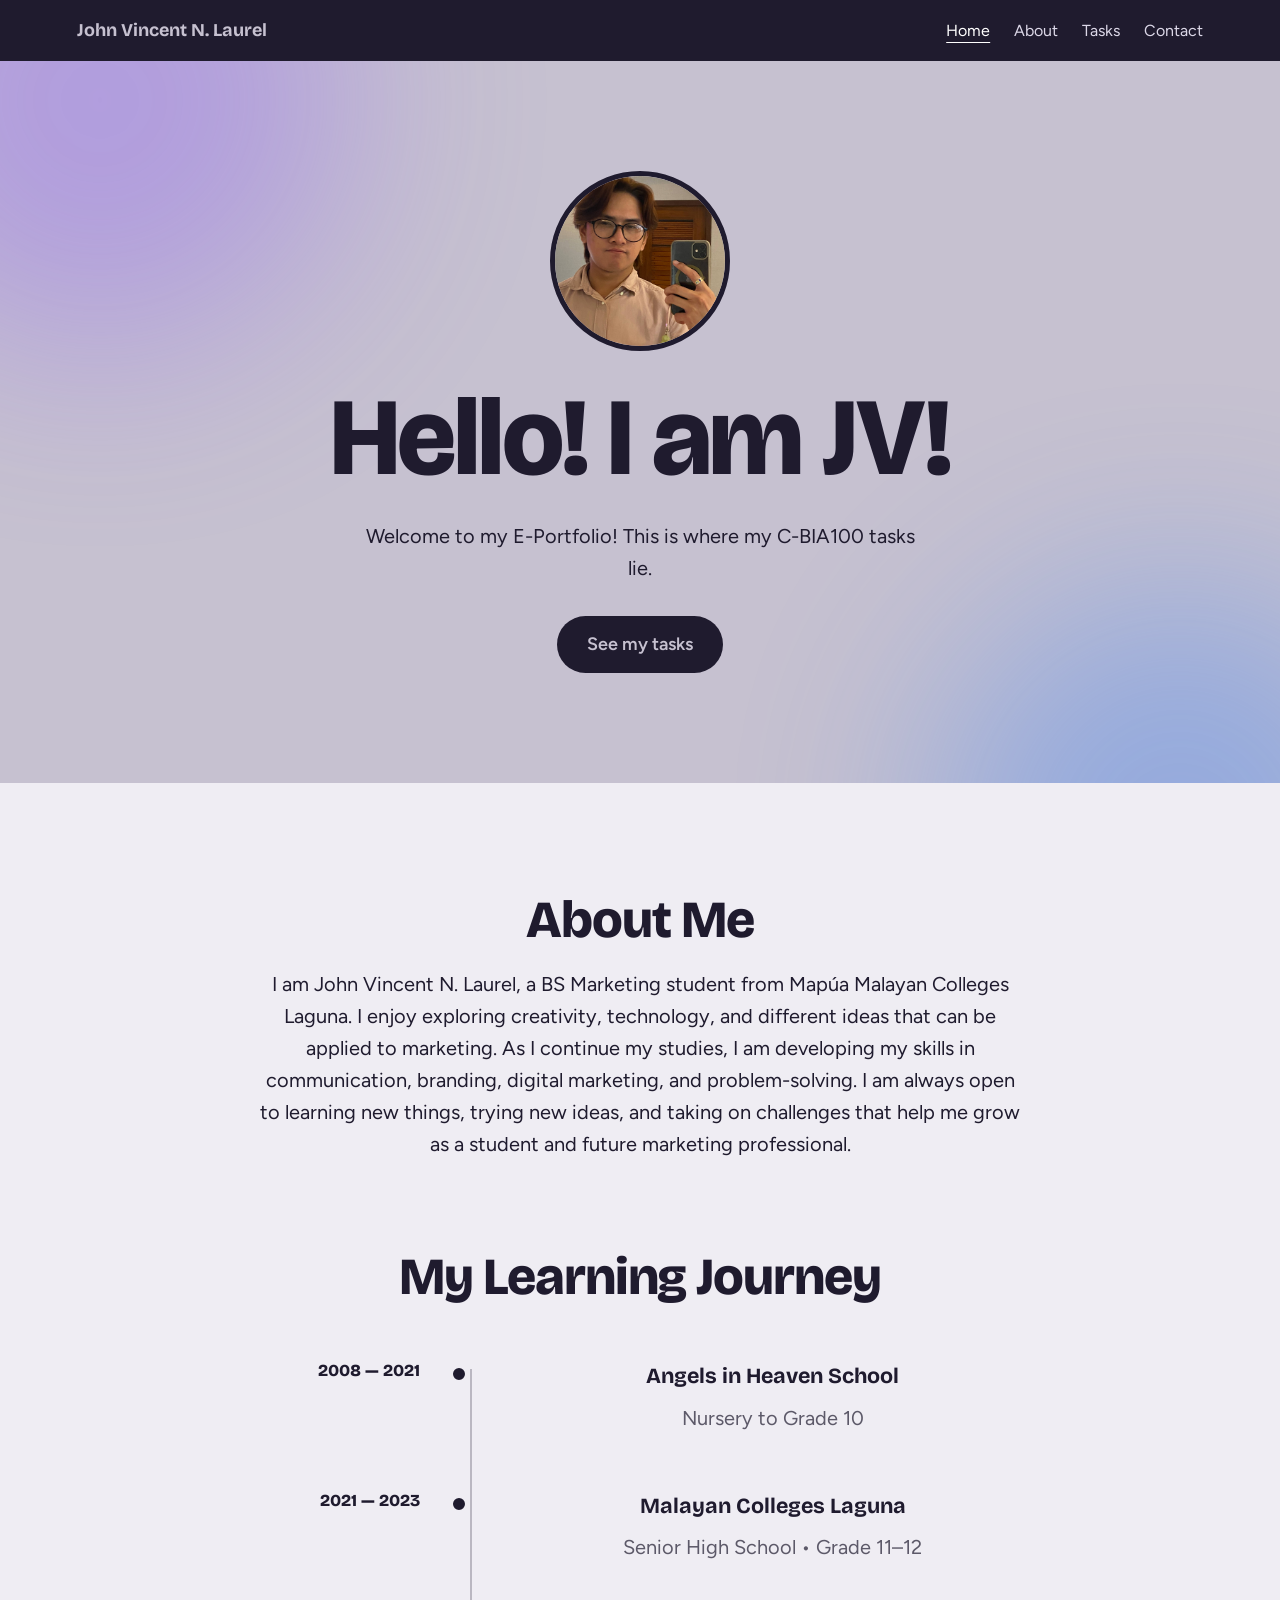
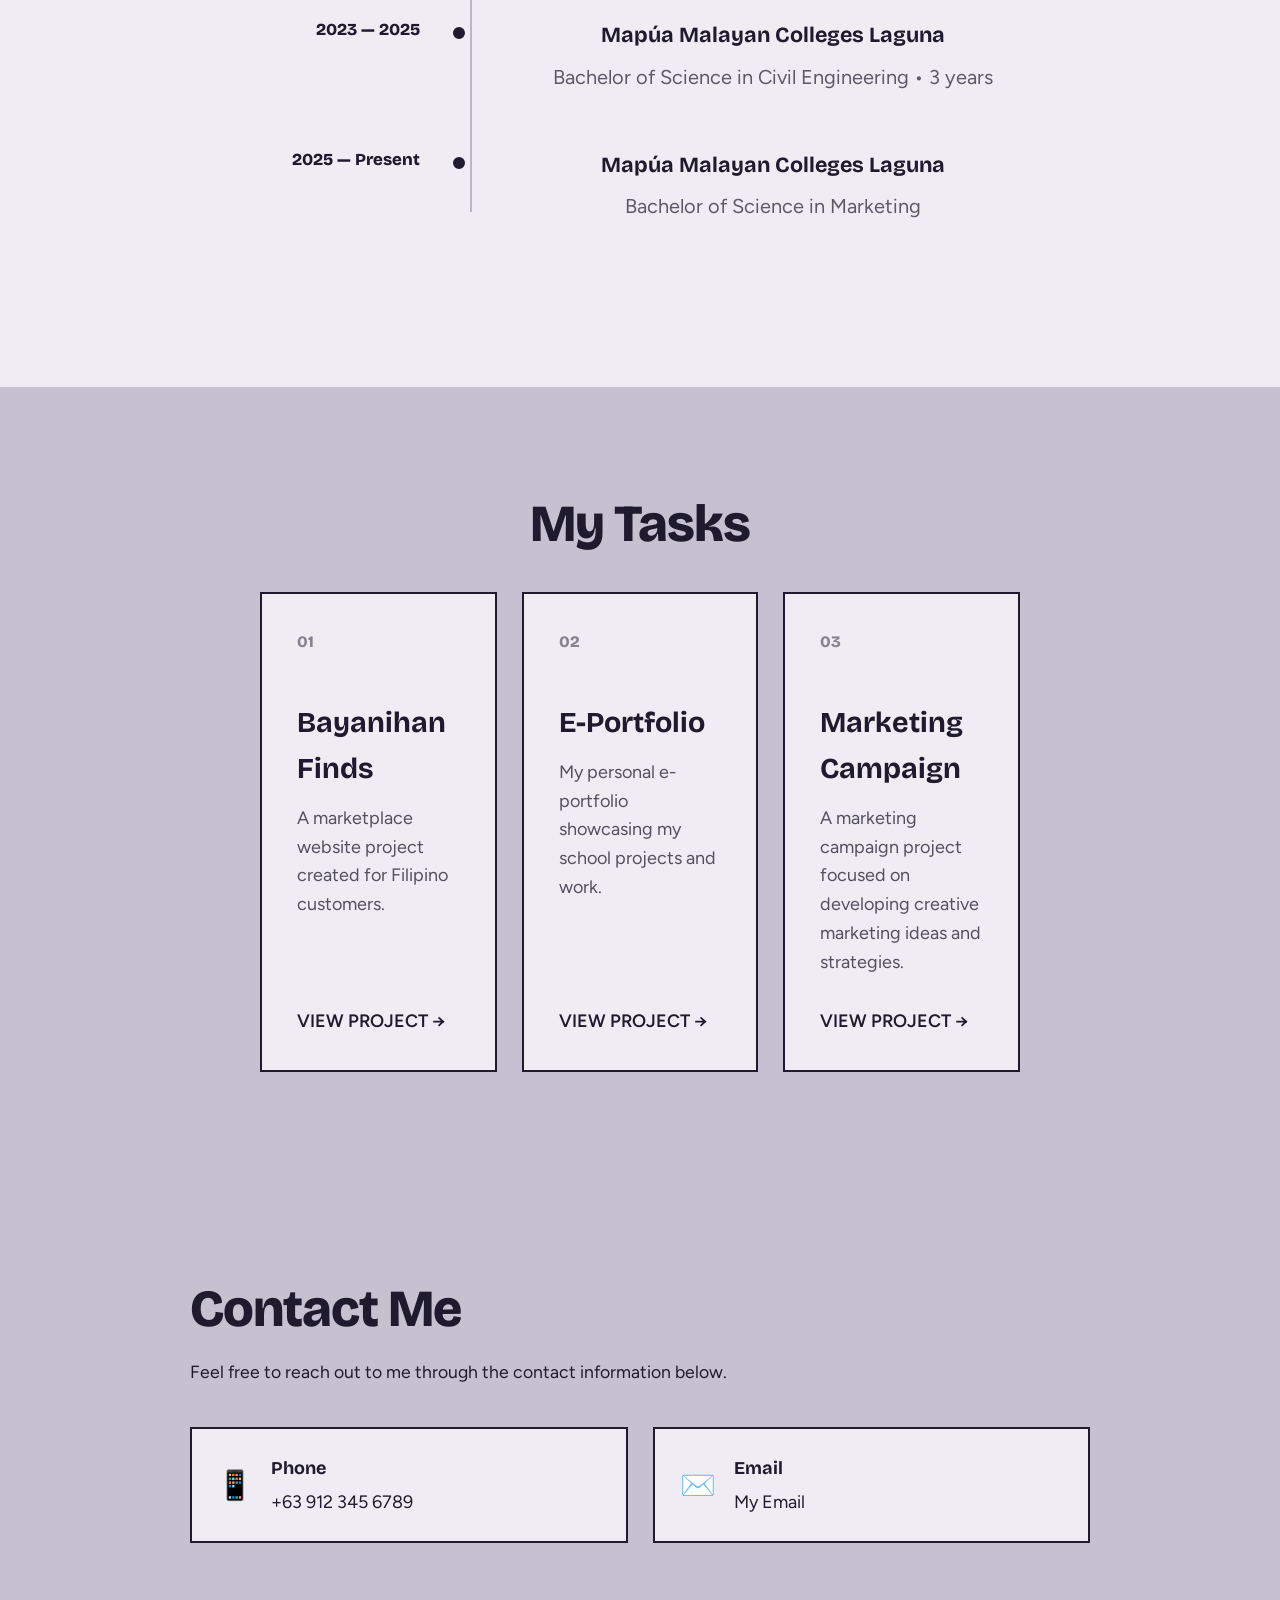
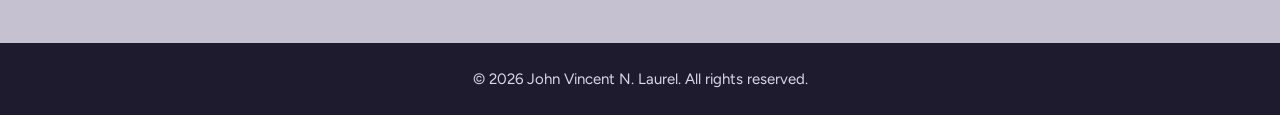
<file: index.html>
<!DOCTYPE html>
<html lang="en">

<head>
    <meta charset="UTF-8">
    <meta name="viewport" content="width=device-width, initial-scale=1.0">

    <title>John Vincent N. Laurel | Project Compilation</title>

    <link rel="preconnect" href="https://fonts.googleapis.com">
    <link rel="preconnect" href="https://fonts.gstatic.com" crossorigin>

    <link href="https://fonts.googleapis.com/css2?family=Bricolage+Grotesque:opsz,wght@12..96,700;12..96,800&family=Figtree:wght@400;600&display=swap" rel="stylesheet">

    <link rel="stylesheet" href="landing.css">
</head>

<body>

    <header>
    
        <a class="logo" href="#home">John Vincent N. Laurel</a>

<nav>
    <ul>
        <li><a href="#home">Home</a></li>
        <li><a href="#about">About</a></li>
        <li><a href="#tasks">Tasks</a></li>
        <li><a href="#contact">Contact</a></li>

    </ul>
</nav>
    </header>

    <main>

        <!-- HOME -->
        <section id="home">
            <div class="inner">

                <div class="profile-picture">
                    <img src="pic.jpg" alt="John Vincent N. Laurel">
                </div>

                <h1>Hello! I am JV!</h1>

                <p>
                    Welcome to my E-Portfolio! This is where my C-BIA100 tasks lie.
                </p>

                <a class="button" href="#tasks">See my tasks</a>

            </div>
        </section>


        <!-- ABOUT -->
     <section id="about">
    <div class="inner">

        <h2>About Me</h2>

        <p>
            I am John Vincent N. Laurel, a BS Marketing student from
            Mapúa Malayan Colleges Laguna. I enjoy exploring creativity,
            technology, and different ideas that can be applied to marketing.
            As I continue my studies, I am developing my skills in
            communication, branding, digital marketing, and problem-solving.
            I am always open to learning new things, trying new ideas, and
            taking on challenges that help me grow as a student and future
            marketing professional.
        </p>


        <h2 class="journey-title">My Learning Journey</h2>

        <div class="journey">

            <div class="journey-item">
                <div class="journey-year">2008 — 2021</div>

                <div class="journey-content">
                    <h3>Angels in Heaven School</h3>
                    <p>Nursery to Grade 10</p>
                </div>
            </div>


            <div class="journey-item">
                <div class="journey-year">2021 — 2023</div>

                <div class="journey-content">
                    <h3>Malayan Colleges Laguna</h3>
                    <p>Senior High School • Grade 11–12</p>
                </div>
            </div>


            <div class="journey-item">
                <div class="journey-year">2023 — 2025</div>

                <div class="journey-content">
                    <h3>Mapúa Malayan Colleges Laguna</h3>
                    <p>Bachelor of Science in Civil Engineering • 3 years</p>
                </div>
            </div>


            <div class="journey-item">
                <div class="journey-year">2025 — Present</div>

                <div class="journey-content">
                    <h3>Mapúa Malayan Colleges Laguna</h3>
                    <p>Bachelor of Science in Marketing</p>
                </div>
            </div>

        </div>

    </div>
</section>

        <!-- TASKS -->
        <section id="tasks">
    <div class="inner">

        <h2>My Tasks</h2>

        <div class="task-cards">

            <!-- TASK 1 -->
            <div class="task-card">
                <span class="task-number">01</span>

                <h3>Bayanihan Finds</h3>

                <p>
                    A marketplace website project created for Filipino customers.
                </p>

                <a href="WEBSITE - Bayanihan Finds/" target="_blank" rel="noopener">
                    VIEW PROJECT →
                </a>
            </div>


            <!-- TASK 2 -->
            <div class="task-card">
                <span class="task-number">02</span>

                <h3>E-Portfolio</h3>

                <p>
                    My personal e-portfolio showcasing my school projects and work.
                </p>

                <a href="EPORTFOLIO/" target="_blank" rel="noopener">
                    VIEW PROJECT →
                </a>
            </div>


            <!-- TASK 3 -->
            <div class="task-card">
                <span class="task-number">03</span>

                <h3>Marketing Campaign</h3>

                <p>
                    A marketing campaign project focused on developing creative
                    marketing ideas and strategies.
                </p>

                <a href="MARKETING CAMPAIGN/" target="_blank" rel="noopener">
                    VIEW PROJECT →
                </a>
            </div>

        </div>

    </div>
</section>

    </main>

    <!-- CONTACT -->
<section id="contact">
    <div class="inner">

        <h2>Contact Me</h2>

        <p>
            Feel free to reach out to me through the contact information below.
        </p>

        <div class="contact-info">

            <div class="contact-item">
                <span>📱</span>
                <div>
                    <strong>Phone</strong>
                    <a href="tel:+639123456789">
                        +63 912 345 6789
                    </a>
                </div>
            </div>

            <div class="contact-item">
                <span>✉️</span>
                <div>
                    <strong>Email</strong>
                    <a href="https://outlook.office.com/mail/deeplink/compose?to=2023jvnlaurel@live.mcl.edu.ph"
                       target="_blank"
                       rel="noopener">
                        My Email
                    </a>
                </div>
            </div>

        </div>

    </div>
</section>

    <footer>
        <p>© 2026 John Vincent N. Laurel. All rights reserved.</p>
    </footer>

    <script src="landing.js"></script>

</body>

</html>
</file>
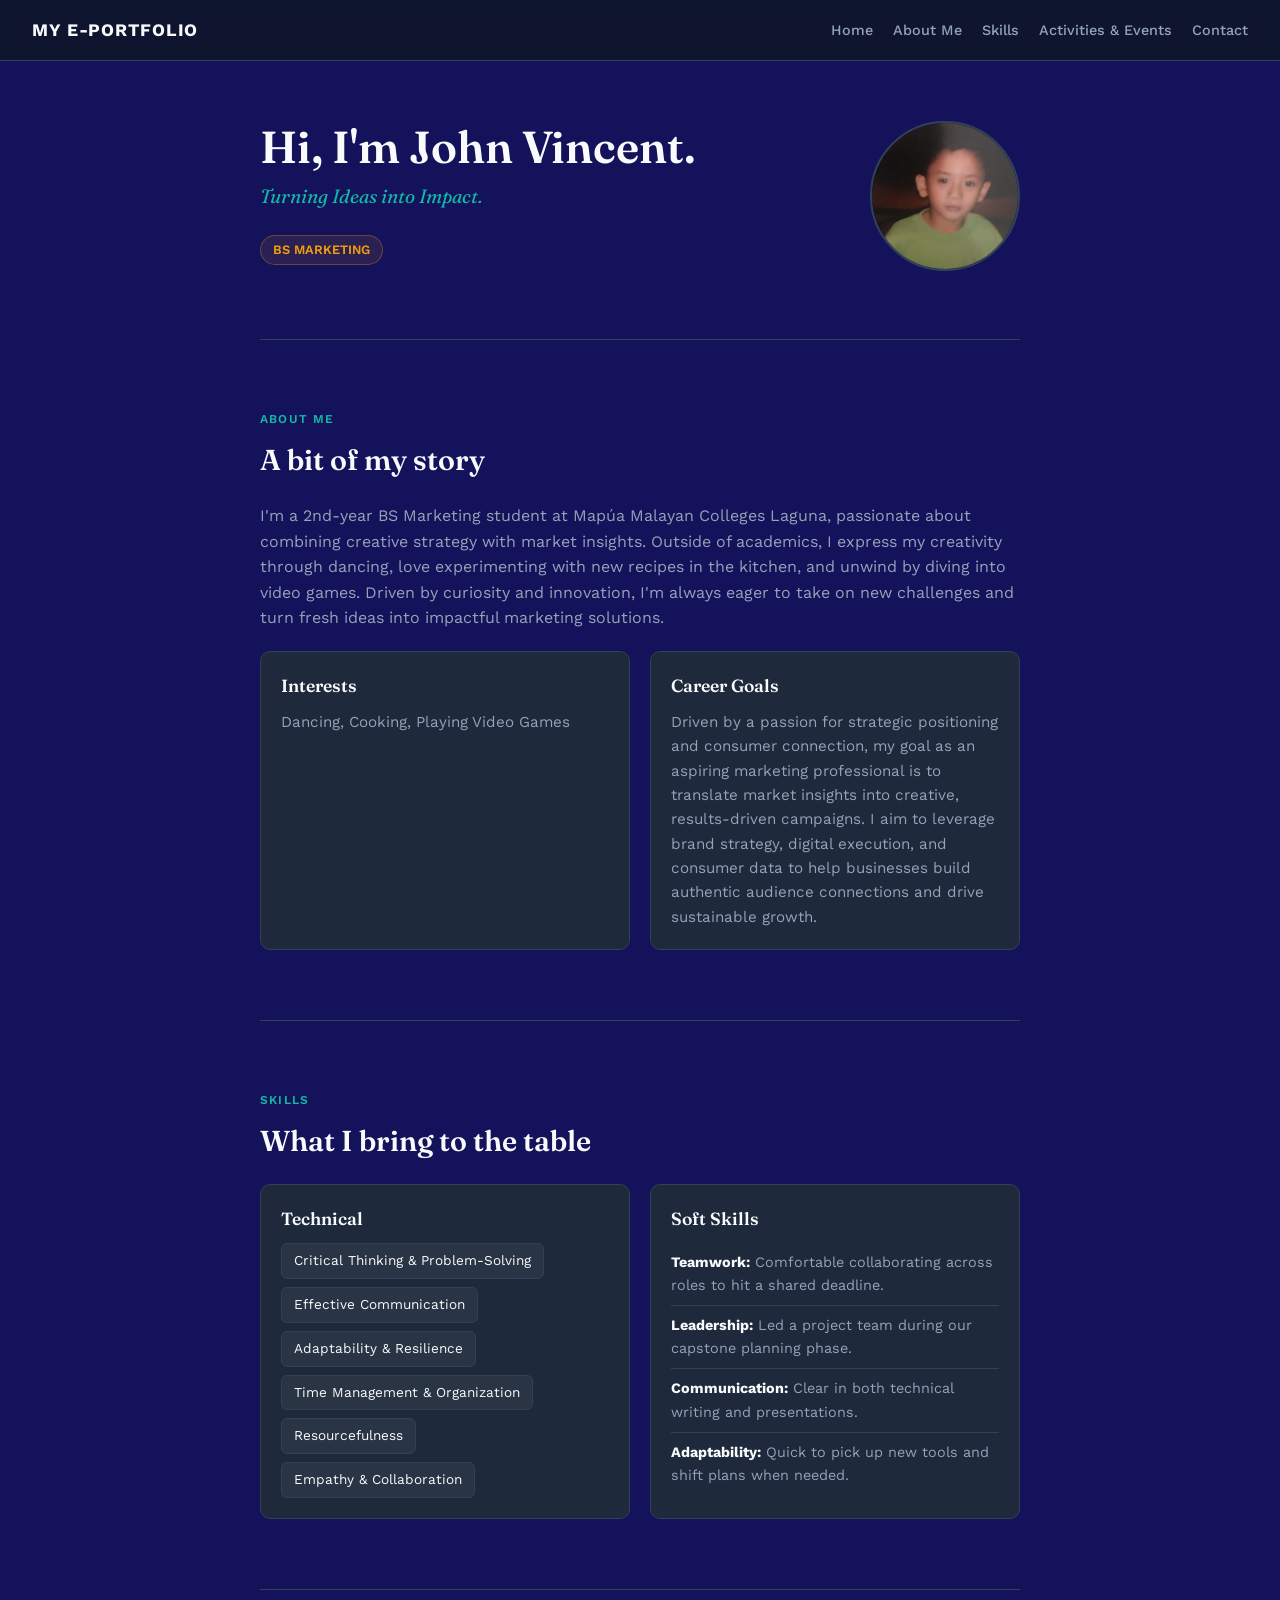
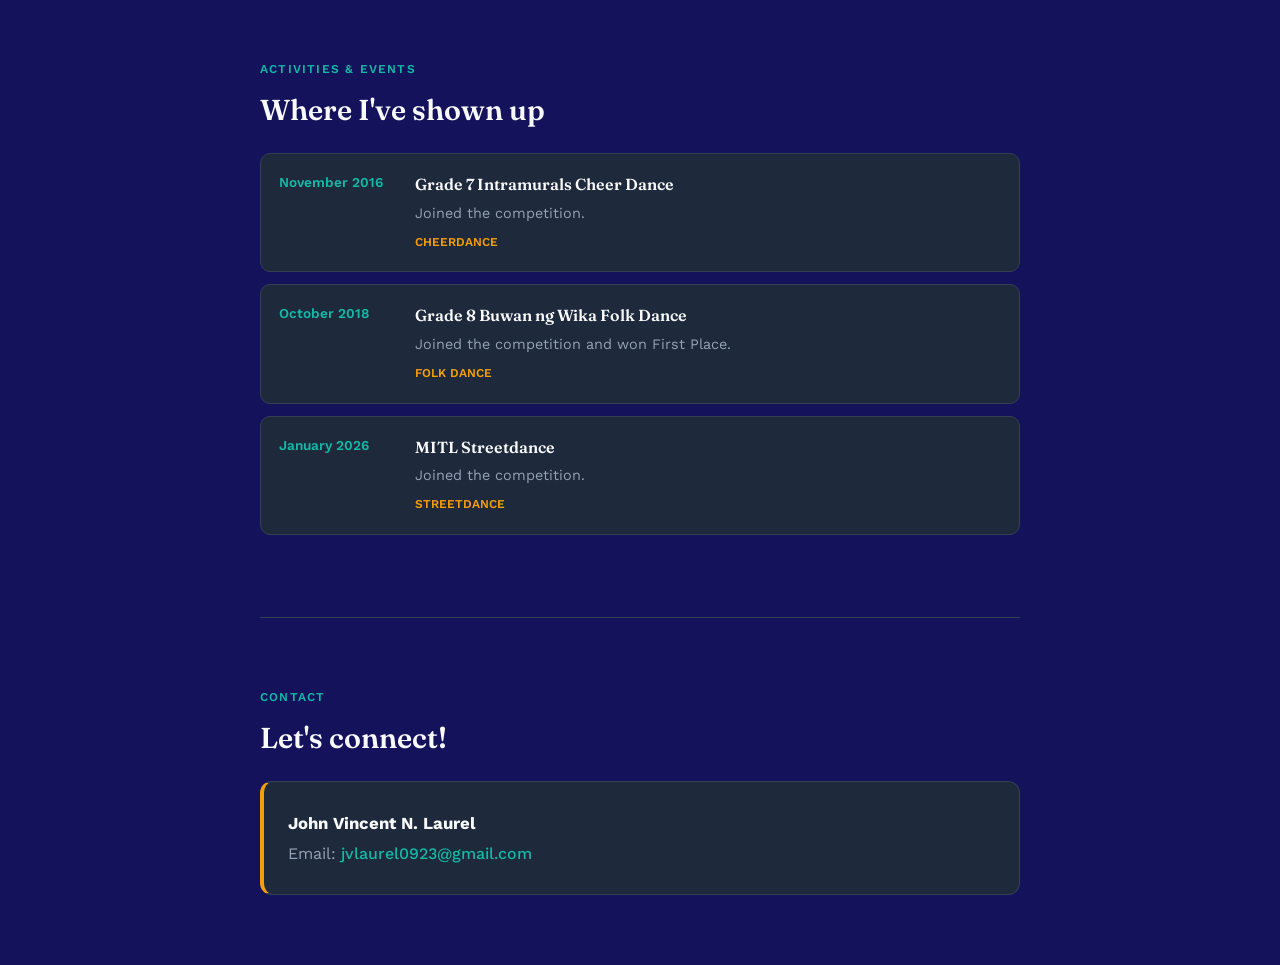
<file: EPORTFOLIO/index.html>
<!DOCTYPE html>
<html lang="en">
<head>
  <meta charset="UTF-8">
  <meta name="viewport" content="width=device-width, initial-scale=1.0">
  <title>John Vincent N. Laurel - E-Portfolio</title>
  <link rel="preconnect" href="https://fonts.googleapis.com">
  <link rel="preconnect" href="https://fonts.gstatic.com" crossorigin>
  <link href="https://fonts.googleapis.com/css2?family=Fraunces:ital,opsz,wght@0,9..144,400;0,9..144,600;1,9..144,500&family=Work+Sans:wght@400;500;600&display=swap" rel="stylesheet">
  <link rel="stylesheet" href="styles.css">
</head>
<body>
  <header class="site-header">
    <div class="logo">My e-Portfolio</div>
    <nav>
      <a href="#home">Home</a>
      <a href="#about">About Me</a>
      <a href="#skills">Skills</a>
      <a href="#activities">Activities & Events</a>
      <a href="#contact">Contact</a>
    </nav>
  </header>

  <div class="shell">
    <main>
      <!-- Home Section -->
      <section id="home">
        <div class="home-content">
          <h1>Hi, I'm John Vincent.</h1>
          <p class="tagline">Turning Ideas into Impact.</p>
          <p class="role">BS Marketing</p>
        </div>
        <div class="profile-photo">
          <img src="picture.jpg" alt="John Vincent">
        </div>
      </section>

      <!-- About Section -->
      <section id="about">
        <div class="eyebrow">About Me</div>
        <h2>A bit of my story</h2>
        <p>
          I'm a 2nd-year BS Marketing student at Mapúa Malayan Colleges Laguna, passionate about combining creative strategy with market insights. Outside of academics, I express my creativity through dancing, love experimenting with new recipes in the kitchen, and unwind by diving into video games. Driven by curiosity and innovation, I'm always eager to take on new challenges and turn fresh ideas into impactful marketing solutions.
        </p>

        <div class="about-grid">
          <div>
            <h3>Interests</h3>
            <p>Dancing, Cooking, Playing Video Games</p>
          </div>
          <div>
            <h3>Career Goals</h3>
            <p>
              Driven by a passion for strategic positioning and consumer connection, my goal as an aspiring marketing professional is to translate market insights into creative, results-driven campaigns. I aim to leverage brand strategy, digital execution, and consumer data to help businesses build authentic audience connections and drive sustainable growth.
            </p>
          </div>
        </div>
      </section>

      <!-- Skills Section -->
      <section id="skills">
        <div class="eyebrow">Skills</div>
        <h2>What I bring to the table</h2>
        <div class="skills-columns">
          <div>
            <h3>Technical</h3>
            <div class="pill-group">
              <span class="pill">Critical Thinking & Problem-Solving</span>
              <span class="pill">Effective Communication</span>
              <span class="pill">Adaptability & Resilience</span>
              <span class="pill">Time Management & Organization</span>
              <span class="pill">Resourcefulness</span>
              <span class="pill">Empathy & Collaboration</span>
            </div>
          </div>
          <div>
            <h3>Soft Skills</h3>
            <ul class="soft-list">
              <li><strong>Teamwork:</strong> Comfortable collaborating across roles to hit a shared deadline.</li>
              <li><strong>Leadership:</strong> Led a project team during our capstone planning phase.</li>
              <li><strong>Communication:</strong> Clear in both technical writing and presentations.</li>
              <li><strong>Adaptability:</strong> Quick to pick up new tools and shift plans when needed.</li>
            </ul>
          </div>
        </div>
      </section>

      <!-- Activities Section -->
      <section id="activities">
        <div class="eyebrow">Activities & Events</div>
        <h2>Where I've shown up</h2>

        <div class="activity-row">
          <div class="activity-date">November 2016</div>
          <div>
            <h3>Grade 7 Intramurals Cheer Dance</h3>
            <p>Joined the competition.</p>
            <span class="activity-tag">Cheerdance</span>
          </div>
        </div>

        <div class="activity-row">
          <div class="activity-date">October 2018</div>
          <div>
            <h3>Grade 8 Buwan ng Wika Folk Dance</h3>
            <p>Joined the competition and won First Place.</p>
            <span class="activity-tag">Folk Dance</span>
          </div>
        </div>

        <div class="activity-row">
          <div class="activity-date">January 2026</div>
          <div>
            <h3>MITL Streetdance</h3>
            <p>Joined the competition.</p>
            <span class="activity-tag">Streetdance</span>
          </div>
        </div>
      </section>

      <!-- Contact Section -->
      <section id="contact">
        <div class="eyebrow">Contact</div>
        <h2>Let's connect!</h2>
        <div class="card">
          <p><strong>John Vincent N. Laurel</strong></p>
          <p>Email: <a href="mailto:jvlaurel0923@gmail.com">jvlaurel0923@gmail.com</a></p>
        </div>
      </section>
    </main>
  </div>
</body>
</html>
</file>
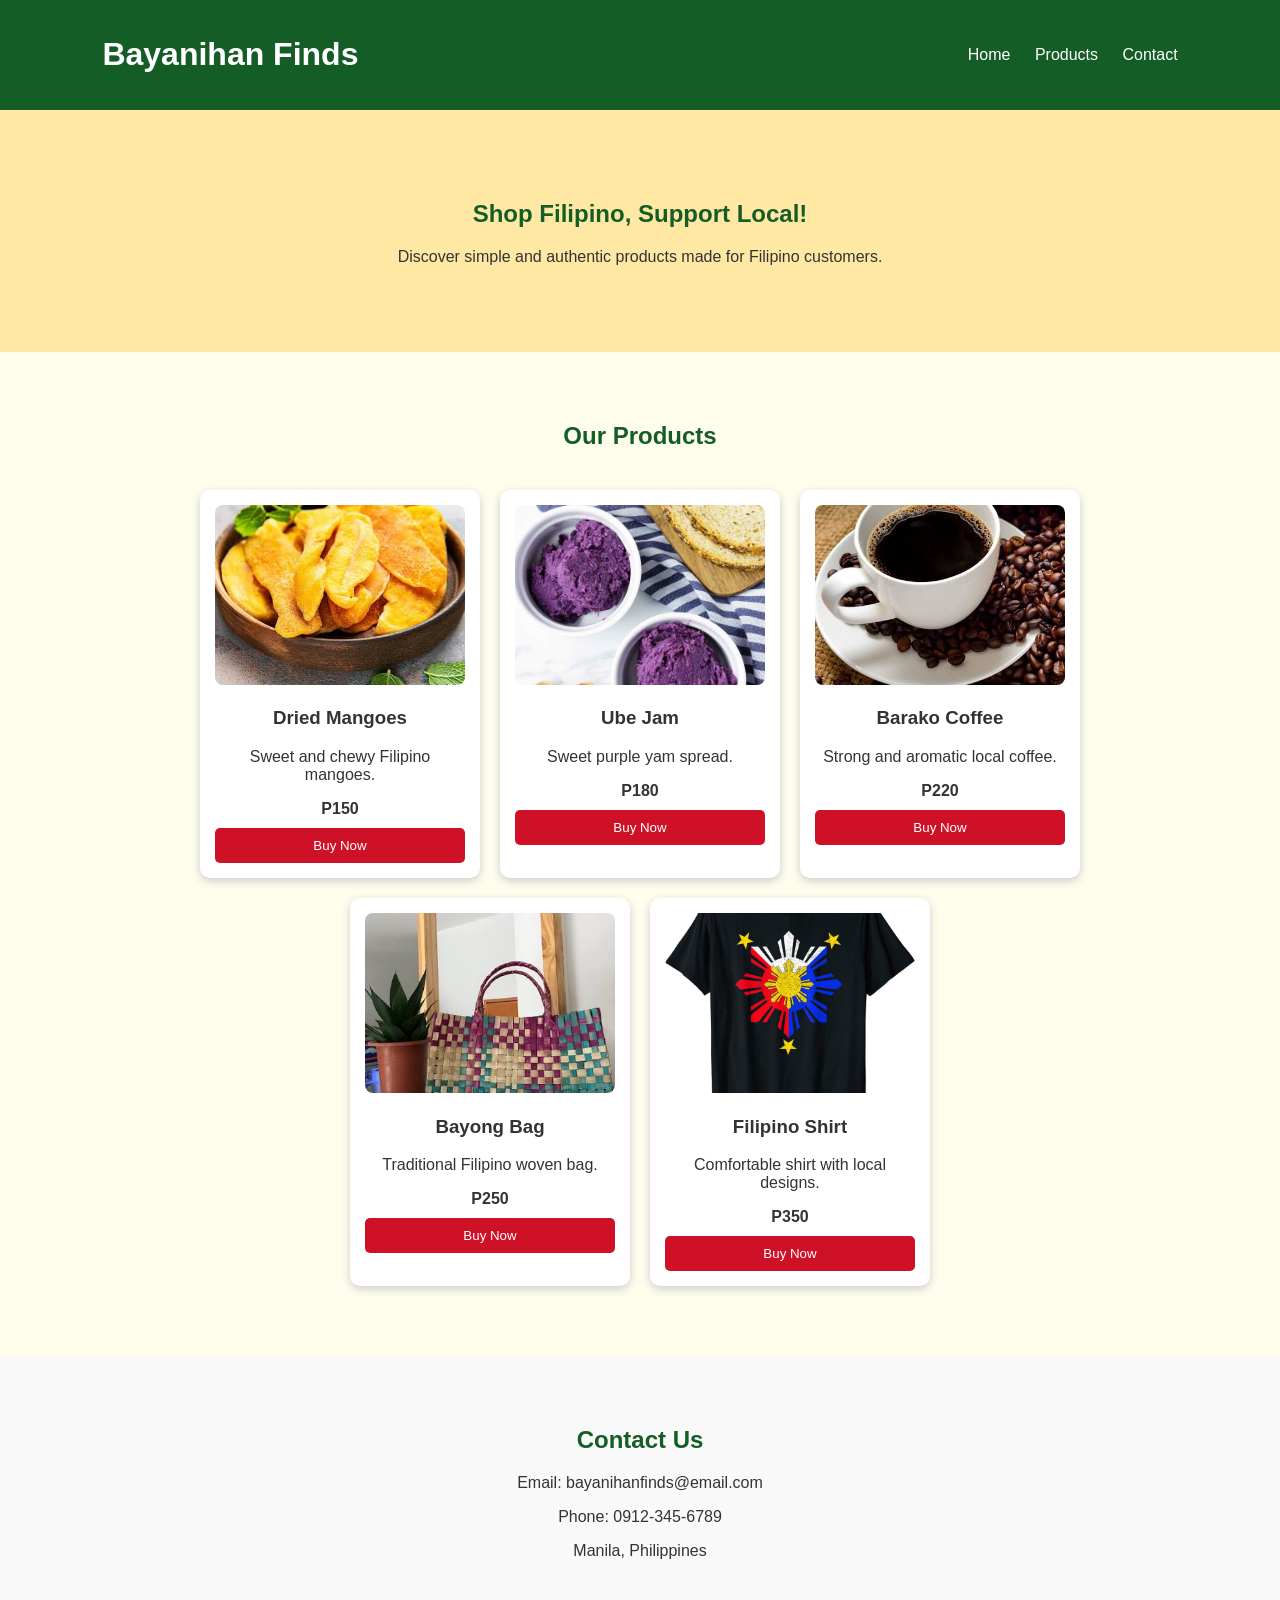
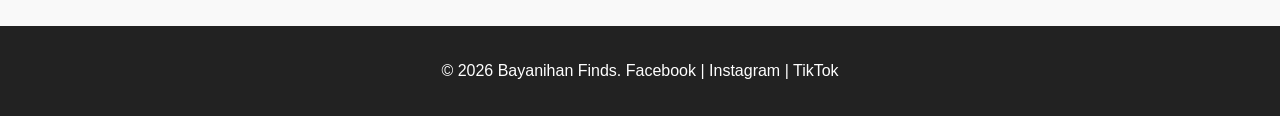
<file: WEBSITE - Bayanihan Finds/index.html>
<!DOCTYPE html>
<html lang="en">
<head>
  <meta charset="UTF-8">
  <meta name="viewport" content="width=device-width, initial-scale=1.0">
  <title>Bayanihan Finds</title>
  <link rel="stylesheet" href="style.css">
</head>
<body>
  <header>
    <h1>Bayanihan Finds</h1>
    <nav>
      <a href="#home">Home</a>
      <a href="#products">Products</a>
      <a href="#contact">Contact</a>
    </nav>
  </header>

  <main>
    <section id="home" class="hero">
      <h2>Shop Filipino, Support Local!</h2>
      <p>Discover simple and authentic products made for Filipino customers.</p>
    </section>

    <section id="products">
      <h2>Our Products</h2>
      <div class="products">
        <article class="card">
          <img src="mango.jpg" alt="Dried mangoes">
          <h3>Dried Mangoes</h3>
          <p>Sweet and chewy Filipino mangoes.</p>
          <strong>P150</strong>
          <button>Buy Now</button>
        </article>

        <article class="card">
          <img src="ube.jpg" alt="Ube Jam">
          <h3>Ube Jam</h3>
          <p>Sweet purple yam spread.</p>
          <strong>P180</strong>
          <button>Buy Now</button>
        </article>

        <article class="card">
          <img src="coffee.jpg" alt="Barako Coffee">
          <h3>Barako Coffee</h3>
          <p>Strong and aromatic local coffee.</p>
          <strong>P220</strong>
          <button>Buy Now</button>
        </article>

        <article class="card">
          <img src="bag.jpg" alt="Bayong Bag">
          <h3>Bayong Bag</h3>
          <p>Traditional Filipino woven bag.</p>
          <strong>P250</strong>
          <button>Buy Now</button>
        </article>

        <article class="card">
          <img src="shirt.jpg" alt="Filipino Shirt">
          <h3>Filipino Shirt</h3>
          <p>Comfortable shirt with local designs.</p>
          <strong>P350</strong>
          <button>Buy Now</button>
        </article>
      </div>
    </section>

    <section id="contact" class="contact">
      <h2>Contact Us</h2>
      <p>Email: bayanihanfinds@email.com</p>
      <p>Phone: 0912-345-6789</p>
      <p>Manila, Philippines</p>
    </section>
  </main>

  <footer>
    <p>&copy; 2026 Bayanihan Finds. Facebook | Instagram | TikTok</p>
  </footer>
</body>
</html>
</file>
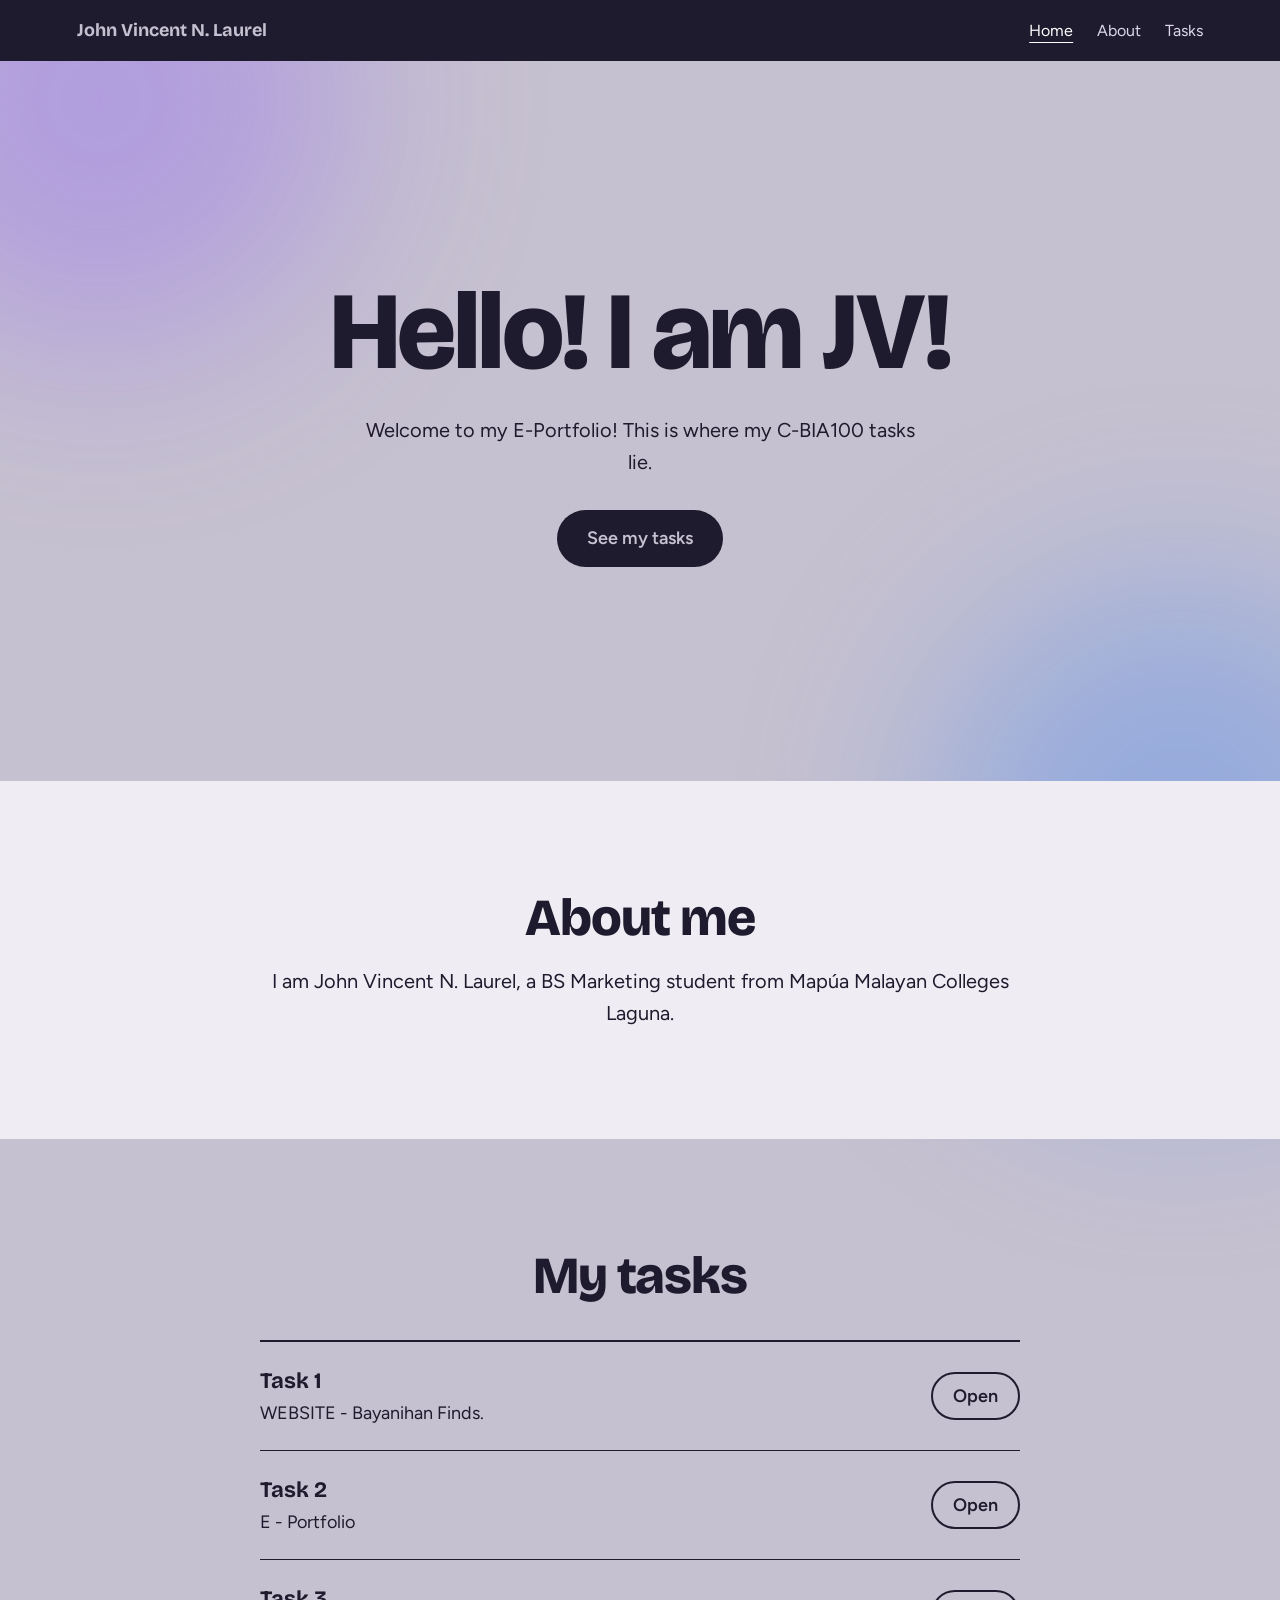
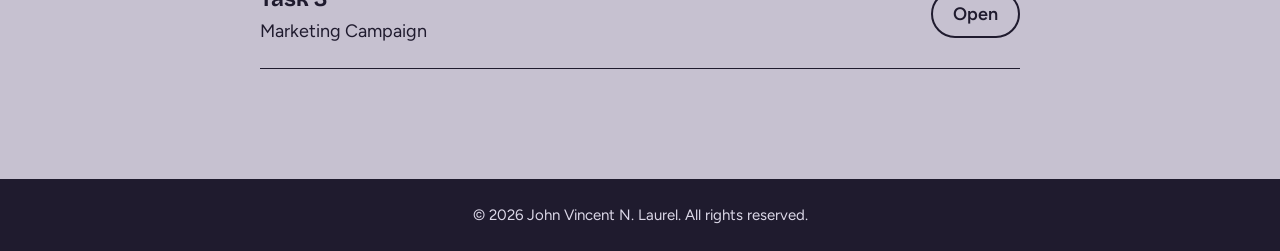
<file: landing.html>
<!DOCTYPE html>
<html lang="en">

<head>
    <meta charset="UTF-8">
    <meta name="viewport" content="width=device-width, initial-scale=1.0">
    <title>John Vincent N. Laurel | Landing Page</title>

    <link rel="preconnect" href="https://fonts.googleapis.com">
    <link rel="preconnect" href="https://fonts.gstatic.com" crossorigin>
    <link href="https://fonts.googleapis.com/css2?family=Bricolage+Grotesque:opsz,wght@12..96,700;12..96,800&family=Figtree:wght@400;600&display=swap" rel="stylesheet">

    <link rel="stylesheet" href="landing.css">
</head>

<body>

    <header>
        <a class="logo" href="#home">John Vincent N. Laurel</a>
        <nav>
            <ul>
                <li><a href="#home">Home</a></li>
                <li><a href="#about">About</a></li>
                <li><a href="#tasks">Tasks</a></li>
            </ul>
        </nav>
    </header>

    <main>

        <section id="home">
            <div class="inner">
                <h1>Hello! I am JV!</h1>
                <p>Welcome to my E-Portfolio! This is where my C-BIA100 tasks lie.</p>
                <a class="button" href="#tasks">See my tasks</a>
            </div>
        </section>

        <section id="about">
            <div class="inner">
                <h2>About me</h2>
                <p>
                    I am John Vincent N. Laurel, a BS Marketing student from
                    Mapúa Malayan Colleges Laguna.
                </p>
            </div>
        </section>

        <section id="tasks">
            <div class="inner">
                <h2>My tasks</h2>

                <ul class="task-list">
                    <li>
                        <div><strong>Task 1</strong>WEBSITE - Bayanihan Finds.</div>
                        <a href="WEBSITE - Bayanihan Finds/" target="_blank" rel="noopener">Open</a>
                    </li>
                    <li>
                        <div><strong>Task 2</strong>E - Portfolio</div>
                        <a href="EPORTFOLIO/" target="_blank" rel="noopener">Open</a>
                    </li>
                    <li>
                        <div><strong>Task 3</strong>Marketing Campaign</div>
                        <a href="MARKETING CAMPAIGN/" target="_blank" rel="noopener">Open</a>
                    </li>
                </ul>
            </div>
        </section>

    </main>

    <footer>
        <p>© 2026 John Vincent N. Laurel. All rights reserved.</p>
    </footer>

    <script src="landing.js"></script>

</body>

</html>
</file>
<file: landing.css>
:root {
    --bg: #c6c1d0;
    --paper: #efedf3;
    --ink: #1f1b2e;
    --accent: #2f46f0;
    --nav-text: #dcd8e8;

    --display: 'Bricolage Grotesque', 'Segoe UI', sans-serif;
    --body: 'Figtree', 'Segoe UI', sans-serif;

    --pad: clamp(20px, 6vw, 80px);
}


/* =========================
   DARK MODE
   ========================= */

body.dark-mode {
    --bg: #11101a;
    --paper: #1b1826;
    --ink: #f5f2fa;
    --accent: #7886ff;
    --nav-text: #dcd8e8;
}


/* =========================
   RESET
   ========================= */

* {
    margin: 0;
    padding: 0;
    box-sizing: border-box;
}

html {
    scroll-behavior: smooth;
    scroll-padding-top: 70px;
}

body {
    font-family: var(--body);
    font-size: 18px;
    line-height: 1.6;

    background-color: var(--bg);
    color: var(--ink);

    transition:
        background-color 0.4s ease,
        color 0.4s ease;
}

a:focus-visible {
    outline: 3px solid var(--accent);
    outline-offset: 3px;
}


/* =========================
   NAVIGATION
   ========================= */

header {
    position: sticky;
    top: 0;
    z-index: 10;

    display: flex;
    justify-content: space-between;
    align-items: center;

    gap: 16px;

    padding: 16px var(--pad);

    background-color: var(--ink);

    transition: background-color 0.4s ease;
}

.logo {
    font-family: var(--display);
    font-weight: 700;

    color: var(--bg);

    text-decoration: none;
}

nav ul {
    display: flex;
    align-items: center;

    gap: 24px;

    list-style: none;
}

nav a {
    color: var(--nav-text);

    text-decoration: none;

    font-size: 16px;

    transition: color 0.2s ease;
}

nav a:hover {
    color: white;

    text-decoration: underline;
    text-underline-offset: 6px;
}

nav a.active {
    color: white;

    text-decoration: underline;
    text-underline-offset: 6px;
}


/* =========================
   LIGHT / DARK BUTTON
   ========================= */

#theme-toggle {
    border: none;

    background: transparent;

    color: white;

    font-size: 20px;

    cursor: pointer;

    padding: 2px 6px;

    line-height: 1;

    transition:
        transform 0.2s ease,
        opacity 0.2s ease;
}

#theme-toggle:hover {
    transform: scale(1.15);
    opacity: 0.8;
}


/* =========================
   SECTIONS
   ========================= */

section {
    padding: clamp(64px, 10vw, 110px) var(--pad);
}

.inner {
    max-width: 760px;

    margin: 0 auto;
}

h1,
h2 {
    font-family: var(--display);

    font-weight: 800;

    letter-spacing: -0.02em;

    line-height: 1.05;
}


/* =========================
   HOME
   ========================= */

#home {
    min-height: 80vh;

    display: flex;
    align-items: center;

    text-align: center;
}


/* =========================
   PROFILE PICTURE
   ========================= */

.profile-picture {
    width: 180px;
    height: 180px;

    margin: 0 auto 30px;

    border-radius: 50%;

    overflow: hidden;

    border: 5px solid var(--ink);

    animation: fadeUp 0.8s ease-out both;

    transition:
        border-color 0.4s ease,
        transform 0.3s ease;
}

.profile-picture:hover {
    transform: scale(1.03);
}

.profile-picture img {
    width: 100%;
    height: 100%;

    object-fit: cover;

    display: block;
}


/* =========================
   HOME TEXT
   ========================= */

h1 {
    font-size: clamp(52px, 11vw, 110px);

    margin-bottom: 24px;

    animation: fadeUp 0.8s ease-out 0.15s both;
}

#home p {
    font-size: 20px;

    margin: 0 auto 32px;

    max-width: 28em;

    animation: fadeUp 0.8s ease-out 0.3s both;
}


/* =========================
   MAIN BUTTON
   ========================= */

.button {
    display: inline-block;

    padding: 14px 30px;

    border-radius: 999px;

    background-color: var(--ink);

    color: var(--bg);

    font-weight: 600;

    text-decoration: none;

    animation: fadeUp 0.8s ease-out 0.45s both;

    transition:
        background-color 0.25s ease,
        color 0.25s ease,
        transform 0.2s ease;
}

.button:hover {
    background-color: var(--accent);

    color: white;

    transform: translateY(-3px);
}


/* =========================
   ANIMATION
   ========================= */

@keyframes fadeUp {

    from {
        opacity: 0;
        transform: translateY(20px);
    }

    to {
        opacity: 1;
        transform: translateY(0);
    }

}


/* =========================
   ABOUT
   ========================= */

#about {
    background-color: var(--paper);

    text-align: center;

    transition: background-color 0.4s ease;
}

h2 {
    font-size: clamp(34px, 5vw, 52px);

    margin-bottom: 20px;
}

#about p {
    font-size: 20px;
}


/* =========================
   TASKS
   ========================= */

#tasks h2 {
    text-align: center;

    margin-bottom: 36px;
}

.task-list {
    list-style: none;

    border-top: 2px solid var(--ink);
}

.task-list li {
    display: flex;

    justify-content: space-between;

    align-items: center;

    gap: 16px;

    padding: 22px 0;

    border-bottom: 1px solid var(--ink);

    transition:
        border-color 0.4s ease,
        padding-left 0.2s ease;
}

.task-list li:hover {
    padding-left: 8px;
}

.task-list strong {
    display: block;

    font-family: var(--display);

    font-size: 22px;
}


/* =========================
   TASK BUTTONS
   ========================= */

.task-list a {
    flex-shrink: 0;

    color: var(--ink);

    font-weight: 600;

    text-decoration: none;

    padding: 8px 20px;

    border: 2px solid var(--ink);

    border-radius: 999px;

    transition:
        background-color 0.25s ease,
        border-color 0.25s ease,
        color 0.25s ease,
        transform 0.2s ease;
}

.task-list a:hover {
    background-color: var(--accent);

    border-color: var(--accent);

    color: white;

    transform: translateY(-2px);
}


/* =========================
   FOOTER
   ========================= */

footer {
    background-color: var(--ink);

    color: var(--nav-text);

    text-align: center;

    font-size: 15px;

    padding: 24px 20px;

    transition:
        background-color 0.4s ease,
        color 0.4s ease;
}


/* =========================
   MOBILE
   ========================= */

@media (max-width: 560px) {

    header {
        flex-direction: column;

        gap: 8px;
    }

    nav ul {
        gap: 16px;
    }

    .task-list li {
        flex-direction: column;

        align-items: flex-start;
    }

    .profile-picture {
        width: 140px;
        height: 140px;
    }

    h1 {
        font-size: clamp(48px, 14vw, 70px);
    }
}


/* =========================
   REDUCED MOTION
   ========================= */

@media (prefers-reduced-motion: reduce) {

    html {
        scroll-behavior: auto;
    }

    *,
    *::before,
    *::after {
        animation: none !important;
        transition: none !important;
    }
}

/* =========================
   MOVING BACKGROUND
   ========================= */

body {
    position: relative;
    overflow-x: hidden;
}

/* Moving background layer */
body::before,
body::after {
    content: "";
    position: fixed;
    width: 500px;
    height: 500px;
    border-radius: 50%;
    filter: blur(100px);
    opacity: 0.35;
    z-index: -1;
    pointer-events: none;
}

/* Purple blob */
body::before {
    background: #8b5cf6;
    top: -150px;
    left: -150px;
    animation: floatingBlob1 15s ease-in-out infinite alternate;
}

/* Blue blob */
body::after {
    background: #3b82f6;
    bottom: -180px;
    right: -150px;
    animation: floatingBlob2 18s ease-in-out infinite alternate;
}

/* Blob movement */
@keyframes floatingBlob1 {
    0% {
        transform: translate(0, 0) scale(1);
    }

    50% {
        transform: translate(250px, 150px) scale(1.15);
    }

    100% {
        transform: translate(100px, 350px) scale(0.9);
    }
}

@keyframes floatingBlob2 {
    0% {
        transform: translate(0, 0) scale(1);
    }

    50% {
        transform: translate(-200px, -150px) scale(1.2);
    }

    100% {
        transform: translate(-100px, -300px) scale(0.9);
    }
}

/* =========================
   TASK CARDS
   ========================= */

.task-cards {
    display: grid;
    grid-template-columns: repeat(3, 1fr);
    gap: 25px;
    margin-top: 40px;
}

.task-card {
    background: var(--paper);
    border: 2px solid var(--ink);
    padding: 35px;
    min-height: 300px;

    display: flex;
    flex-direction: column;

    transition:
        transform 0.3s ease,
        box-shadow 0.3s ease,
        background-color 0.3s ease;
}

/* Task number */

.task-number {
    font-family: var(--display);
    font-size: 1rem;
    font-weight: 800;
    opacity: 0.5;
    margin-bottom: 45px;
}

/* Task title */

.task-card h3 {
    font-family: var(--display);
    font-size: 1.8rem;
    margin: 0 0 12px;
}

/* Description */

.task-card p {
    font-family: var(--body);
    line-height: 1.6;
    margin: 0;
    opacity: 0.75;
}

/* Project button */

.task-card a {
    margin-top: auto;
    padding-top: 30px;

    font-family: var(--body);
    font-weight: 600;
    text-decoration: none;

    color: var(--ink);

    transition: transform 0.3s ease;
}

/* HOVER EFFECT */

.task-card:hover {
    transform: translateY(-10px);
    box-shadow: 8px 8px 0 var(--ink);
}

.task-card:hover a {
    transform: translateX(6px);
}

@media (max-width: 800px) {

    .task-cards {
        grid-template-columns: 1fr;
    }

    .task-card {
        min-height: 260px;
    }

}

/* =========================
   MY LEARNING JOURNEY
   ========================= */

/* =========================
   MY LEARNING JOURNEY
   ========================= */

.journey-title {
    margin-top: 90px;
    margin-bottom: 55px;
}

.journey {
    position: relative;
    max-width: 1000px;
    margin: 0 auto;
}

/* Timeline line */

.journey::before {
    content: "";
    position: absolute;
    left: 210px;
    top: 10px;
    bottom: 10px;
    width: 2px;
    background: var(--ink);
    opacity: 0.25;
}

/* Each timeline item */

.journey-item {
    display: grid;
    grid-template-columns: 180px 1fr;
    gap: 60px;
    position: relative;
    margin-bottom: 55px;
}

/* Years */

.journey-year {
    font-family: var(--display);
    font-weight: 800;
    font-size: 1.05rem;
    text-align: right;
    line-height: 1.4;
    white-space: nowrap;
    padding-right: 20px;
}

/* Content */

.journey-content {
    position: relative;
    padding-left: 25px;
}

/* Timeline dot */

.journey-content::before {
    content: "";
    position: absolute;

    left: -51px;
    top: 5px;

    width: 12px;
    height: 12px;

    border-radius: 50%;
    background: var(--ink);
    border: 4px solid var(--paper);
}

/* School name */

.journey-content h3 {
    font-family: var(--display);
    font-size: 1.35rem;
    margin: 0 0 8px;
}

/* Description */

.journey-content p {
    margin: 0;
    opacity: 0.7;
    line-height: 1.6;
}


/* =========================
   MOBILE
   ========================= */

@media (max-width: 800px) {

    .journey::before {
        left: 8px;
    }

    .journey-item {
        display: block;
        margin-bottom: 40px;
        padding-left: 35px;
    }

    .journey-year {
        text-align: left;
        padding-right: 0;
        margin-bottom: 8px;
    }

    .journey-content {
        padding-left: 0;
    }

    .journey-content::before {
        left: -33px;
        top: 4px;
    }

}

/* =========================
   CONTACT
   ========================= */

#contact {
    padding: 100px var(--pad);
}

#contact .inner {
    max-width: 900px;
}

#contact p {
    font-size: 1.1rem;
    line-height: 1.7;
}

.contact-info {
    display: grid;
    grid-template-columns: repeat(2, 1fr);
    gap: 25px;
    margin-top: 40px;
}

.contact-item {
    display: flex;
    align-items: center;
    gap: 18px;
    padding: 25px;
    border: 2px solid var(--ink);
    background: var(--paper);
}

.contact-item > span {
    font-size: 1.8rem;
}

.contact-item strong {
    display: block;
    margin-bottom: 5px;
    font-family: var(--display);
}

.contact-item a {
    color: var(--ink);
    text-decoration: none;
}

.contact-item a:hover {
    text-decoration: underline;
}

/* Mobile */

@media (max-width: 800px) {
    .contact-info {
        grid-template-columns: 1fr;
    }
}
</file>
<file: EPORTFOLIO/styles.css>
body {
  background: rgba(38, 0, 255, 0.23) !important;
}

:root {
  --bg: #0f172a;
  --card: #1e293b;
  --border: #334155;
  --text: #f8fafc;
  --muted: #94a3b8;
  --accent: #f59e0b;
  --teal: #14b8a6;
  --font-heading: 'Fraunces', serif;
  --font-body: 'Work Sans', sans-serif;
}

* { box-sizing: border-box; }
html { scroll-behavior: smooth; background: var(--bg); }
body { margin: 0; background: var(--bg); color: var(--text); font-family: var(--font-body); line-height: 1.6; }
h1, h2, h3 { font-family: var(--font-heading); font-weight: 600; margin: 0; color: var(--text); }

/* --- HEADER & NAVIGATION --- */
.site-header {
  position: sticky; top: 0; z-index: 1000; width: 100%; padding: 16px 32px;
  display: flex; align-items: center; justify-content: space-between;
  border-bottom: 1px solid var(--border); background: rgba(15, 23, 42, 0.9); backdrop-filter: blur(8px);
}
.site-header .logo { font-size: 1.1rem; font-weight: 700; text-transform: uppercase; letter-spacing: 0.05em; }
.site-header nav { display: flex; gap: 20px; }
.site-header nav a { text-decoration: none; color: var(--muted); font-weight: 500; font-size: 0.9rem; transition: 0.2s; }
.site-header nav a:hover { color: var(--accent); }

/* --- LAYOUT SHELL & SECTIONS --- */
.shell { max-width: 800px; margin: 0 auto; padding: 0 20px; }
main { width: 100%; }

section { padding: 70px 0; border-bottom: 1px solid var(--border); }
section:last-of-type { border-bottom: none; }
.eyebrow { font-size: 0.75rem; color: var(--teal); margin-bottom: 8px; text-transform: uppercase; letter-spacing: 0.1em; font-weight: 600; }
h2 { font-size: 1.8rem; margin-bottom: 20px; }

/* --- HERO SECTION --- */
#home { display: flex; align-items: center; justify-content: space-between; gap: 30px; padding: 60px 0; }
#home h1 { font-size: 2.8rem; line-height: 1.1; margin-bottom: 10px; color: var(--text); }
#home .tagline { font-family: var(--font-heading); font-style: italic; font-size: 1.2rem; color: var(--teal); margin: 0 0 10px; }
#home .role { display: inline-block; font-size: 0.8rem; font-weight: 600; text-transform: uppercase; color: var(--accent); background: rgba(245, 158, 11, 0.1); padding: 4px 12px; border-radius: 20px; border: 1px solid rgba(245, 158, 11, 0.3); }

.profile-photo img { width: 150px; height: 150px; object-fit: cover; border-radius: 50%; border: 2px solid var(--border); }

/* --- ABOUT & SKILLS GRIDS --- */
#about > p { color: var(--muted); font-size: 1rem; }
.about-grid, .skills-columns { display: grid; grid-template-columns: 1fr 1fr; gap: 20px; margin-top: 20px; }
.about-grid > div, .skills-columns > div { background: var(--card); padding: 20px; border-radius: 10px; border: 1px solid var(--border); }
.about-grid h3, .skills-columns h3 { font-size: 1.1rem; margin-bottom: 10px; }
.about-grid p { font-size: 0.95rem; color: var(--muted); margin: 0; }

/* --- PILLS & SOFT SKILLS --- */
.pill-group { display: flex; flex-wrap: wrap; gap: 8px; }
.pill { background: rgba(255, 255, 255, 0.05); border: 1px solid var(--border); padding: 6px 12px; font-size: 0.85rem; border-radius: 6px; }
.pill:hover { border-color: var(--accent); color: var(--accent); }

.soft-list { list-style: none; margin: 0; padding: 0; }
.soft-list li { padding: 8px 0; border-bottom: 1px solid var(--border); font-size: 0.9rem; color: var(--muted); }
.soft-list li:last-child { border-bottom: none; }
.soft-list strong { color: var(--text); }

/* --- ACTIVITIES & CONTACT --- */
.activity-row { display: grid; grid-template-columns: 120px 1fr; gap: 16px; padding: 18px; margin-bottom: 12px; background: var(--card); border: 1px solid var(--border); border-radius: 10px; }
.activity-date { color: var(--teal); font-size: 0.85rem; font-weight: 600; }
.activity-row h3 { font-size: 1rem; margin-bottom: 4px; }
.activity-row p { margin: 0; font-size: 0.9rem; color: var(--muted); }
.activity-tag { display: inline-block; margin-top: 8px; font-size: 0.75rem; color: var(--accent); font-weight: 600; text-transform: uppercase; }

#contact .card { margin-top: 16px; padding: 24px; background: var(--card); border: 1px solid var(--border); border-radius: 12px; border-left: 4px solid var(--accent); }
#contact .card p { margin: 4px 0; color: var(--muted); }
#contact .card strong { color: var(--text); font-size: 1.05rem; }
#contact a { color: var(--teal); text-decoration: none; font-weight: 500; }

/* --- RESPONSIVE MOBILE --- */
@media (max-width: 768px) {
  .site-header { padding: 14px 20px; }
  #home { flex-direction: column-reverse; text-align: center; }
  .about-grid, .skills-columns, .activity-row { grid-template-columns: 1fr; gap: 10px; }
}
</file>
<file: WEBSITE - Bayanihan Finds/style.css>
body {
  box-sizing: border-box;
  margin: 0;
  font-family: Arial, sans-serif;
  background: #fffeed;
  color: #333;
}

header {
  background: #155d27;
  color: white;
  padding: 15px 8%;
  display: flex;
  justify-content: space-between;
  align-items: center;
}

nav a {
  color: white;
  text-decoration: none;
  margin-left: 20px;
}

nav a:hover {
  color: #f7d700;
}

.hero {
  text-align: center;
  padding: 70px 20px;
  background: #ffe8a3;
}

.hero h2,
#products h2,
.contact h2 {
  color: #155d27;
}

.products {
  display: flex;
  flex-wrap: wrap;
  justify-content: center;
  gap: 20px;
  padding: 20px;
}

.card {
  background: white;
  width: 250px;
  padding: 15px;
  border-radius: 10px;
  text-align: center;
  box-shadow: 0 3px 10px #ccc;
}

.card img {
  width: 100%;
  height: 180px;
  object-fit: cover;
  border-radius: 8px;
}

.card button {
  display: block;
  width: 100%;
  margin-top: 10px;
  padding: 10px;
  border: 0;
  border-radius: 5px;
  background: #ce1126;
  color: white;
  cursor: pointer;
}

.card:hover {
  transform: translateY(-5px);
  transition: 0.2s;
}

.card button:hover {
  background: #a80e20;
}

#products,
.contact {
  padding: 50px 8%;
  text-align: center;
}

.contact {
  background: #f9f9f9;
}

footer {
  background: #222;
  color: white;
  text-align: center;
  padding: 20px;
}
</file>
